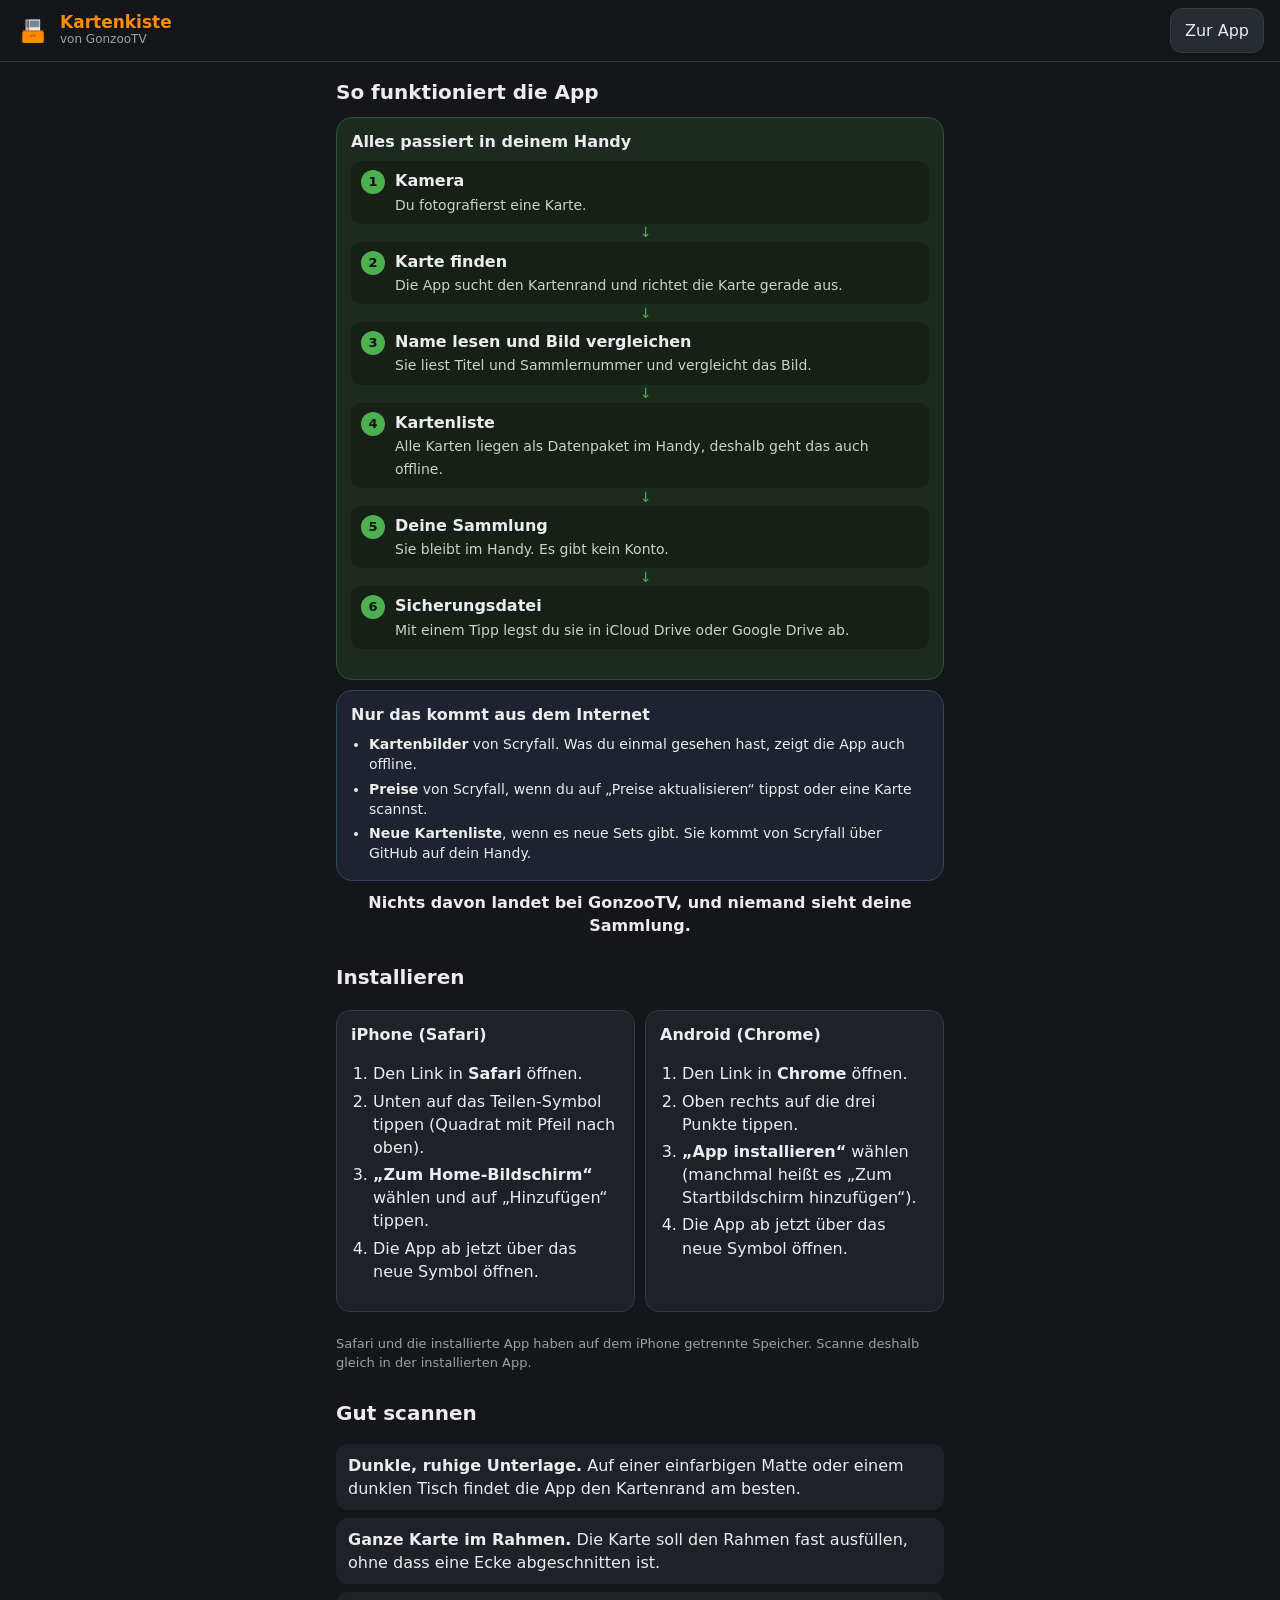
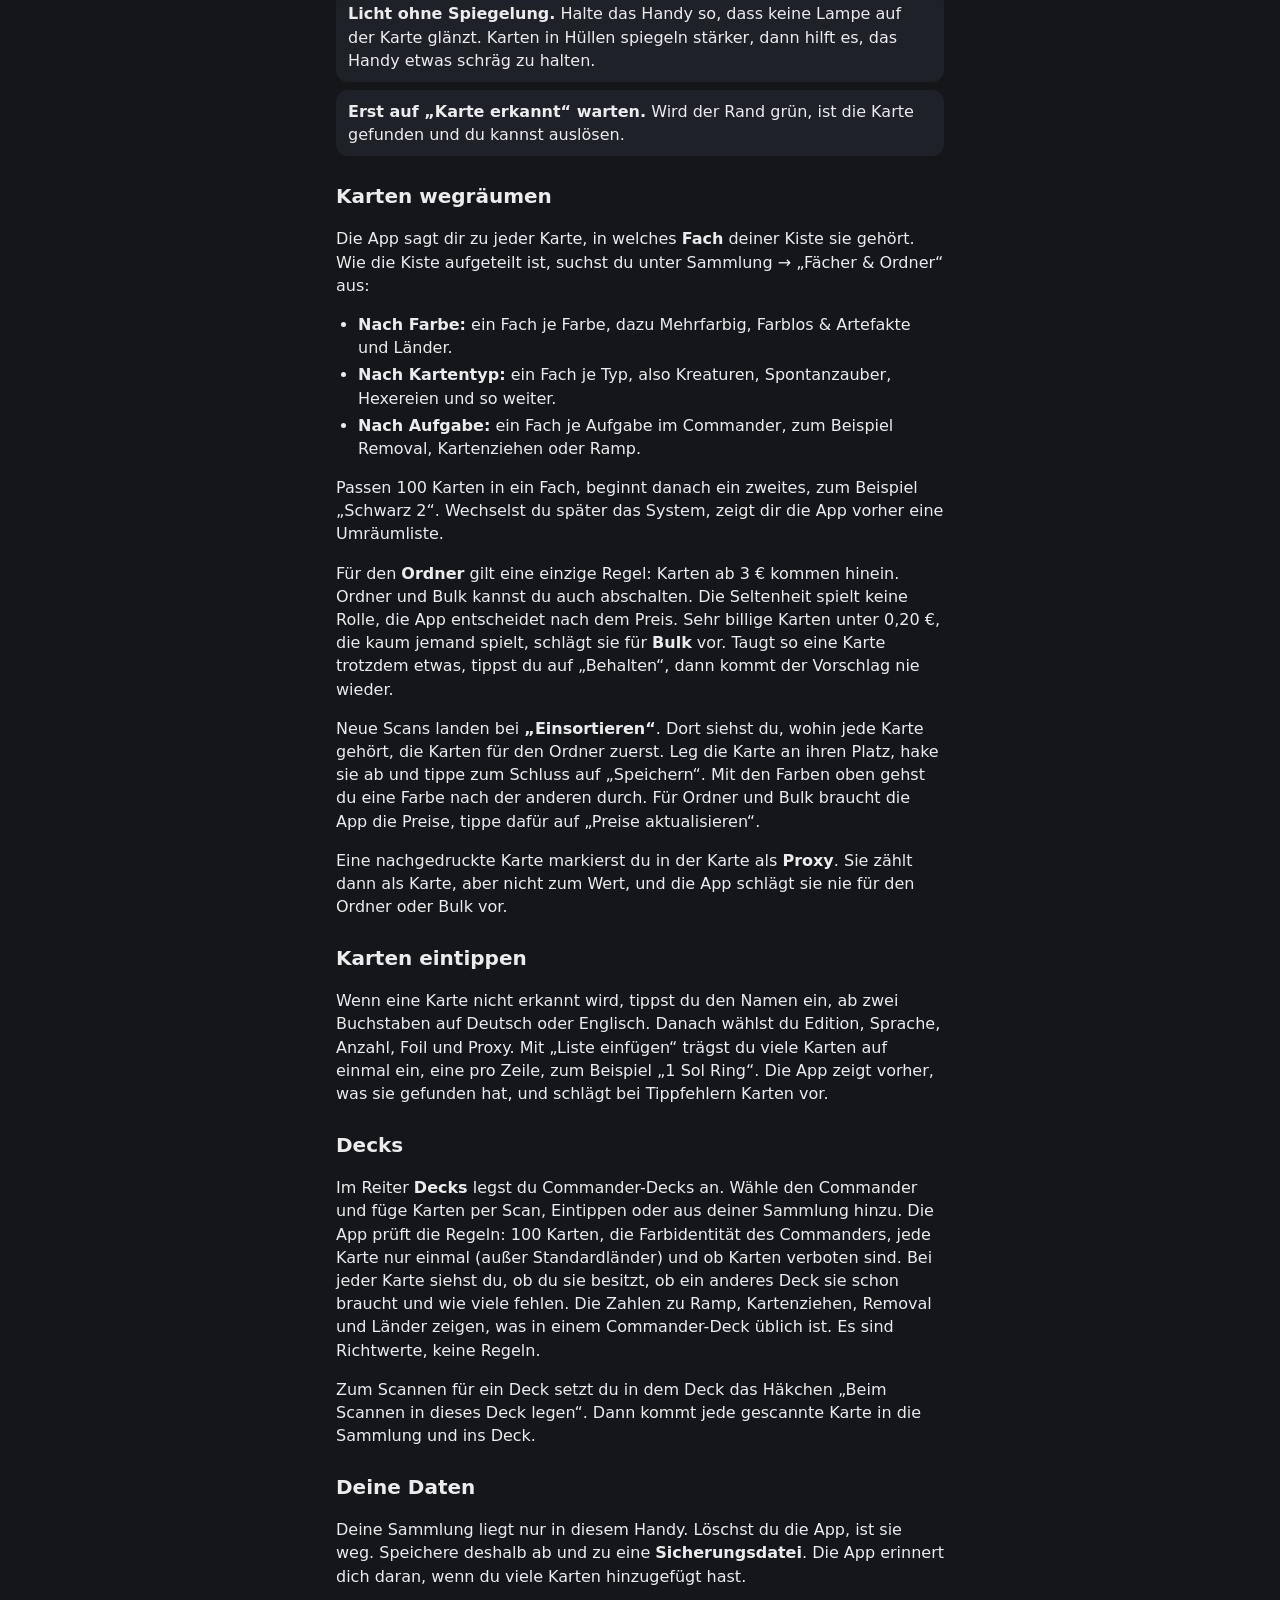
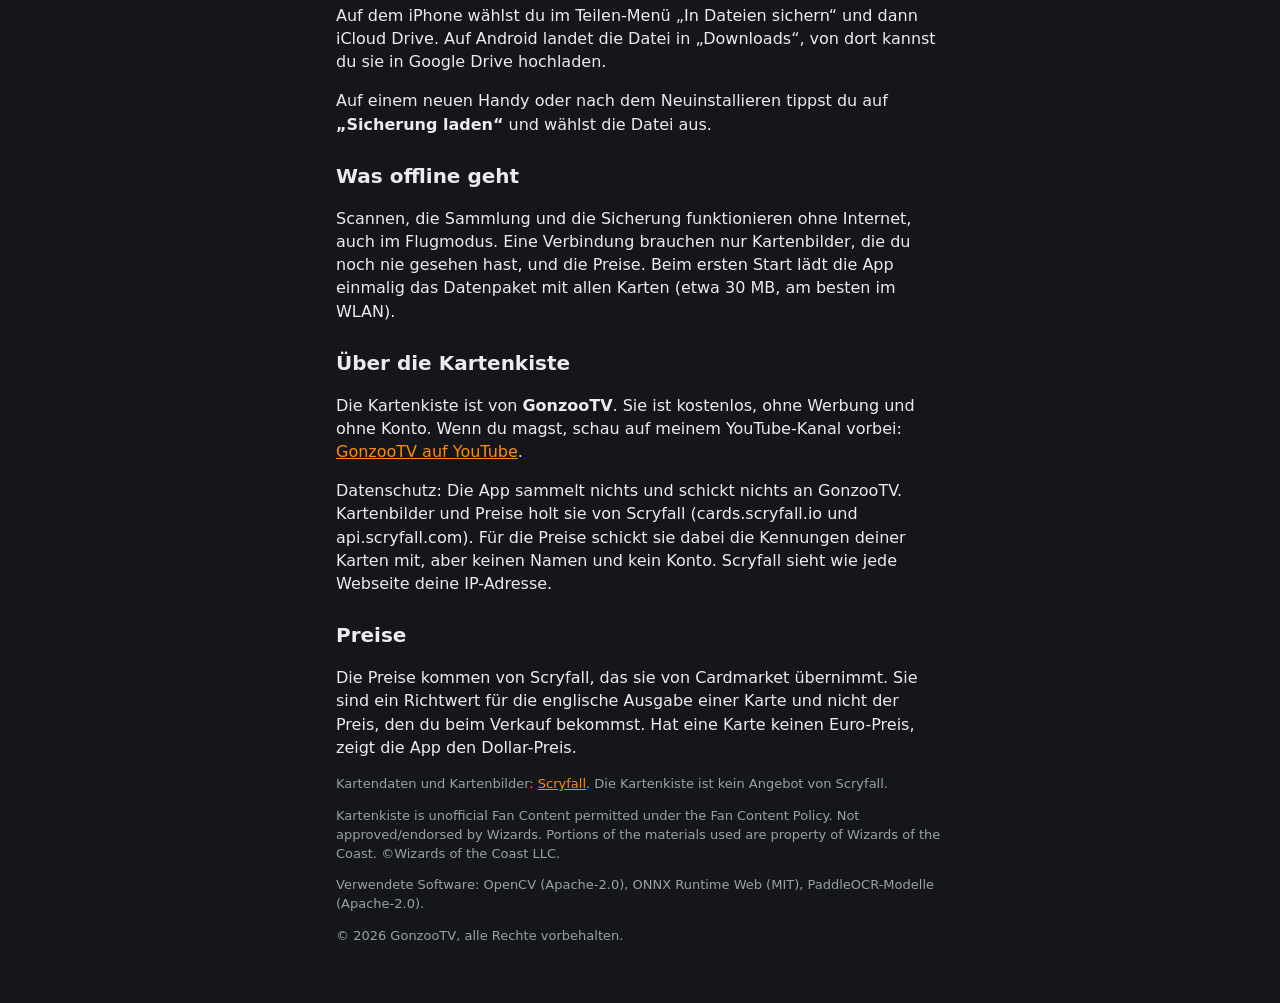
<file: hilfe.html>
<!doctype html>
<html lang="de">
<head>
<meta charset="utf-8">
<meta name="robots" content="noindex, nofollow">
<meta name="viewport" content="width=device-width, initial-scale=1, viewport-fit=cover">
<meta name="theme-color" content="#14161a">
<title>Kartenkiste · So funktioniert die App</title>
<link rel="icon" href="icons/icon-192.png">
<link rel="stylesheet" href="style.css">
</head>
<body class="page">
<header class="top"><div class="brand"><img src="icons/icon-192.png" alt=""><div><b>Kartenkiste</b><span>von GonzooTV</span></div></div>
  <a class="btn" href="./">Zur App</a></header>
<main id="help"></main>
<script type="module">
  import { helpHtml } from './js/help.js';
  document.getElementById('help').innerHTML = helpHtml({ inApp: false });
</script>
</body>
</html>
</file>
<file: style.css>
:root {
  --bg: #14161a; --panel: #1e2127; --panel2: #262a31; --line: #343943; --text: #ececee; --muted: #9aa0a8;
  --accent: #ff8c00; --accent2: #d4690a; --ok: #4caf50; --mid: #e0b040; --bad: #e05050;
  --tabs: 62px; --safe-b: env(safe-area-inset-bottom, 0px); --safe-t: env(safe-area-inset-top, 0px);
  color-scheme: dark;
}
* { box-sizing: border-box; -webkit-tap-highlight-color: transparent; }
html, body { margin: 0; background: var(--bg); color: var(--text); font: 16px/1.45 system-ui, -apple-system, "Segoe UI", sans-serif; }
body { padding: calc(var(--safe-t) + 0px) 0 calc(var(--tabs) + var(--safe-b) + 8px); min-height: 100vh; }
body.page { padding-bottom: 32px; }
a { color: var(--accent); }
h2 { font-size: 20px; margin: 0 0 8px; }
h3 { font-size: 15px; margin: 16px 0 6px; color: var(--muted); font-weight: 600; }
.small { font-size: 13px; color: var(--muted); }
.center { text-align: center; }
.ok { color: var(--ok); } .mid { color: var(--mid); } .bad { color: var(--bad); }
[hidden] { display: none !important; }

button, .btn { font: inherit; color: var(--text); background: var(--panel2); border: 1px solid var(--line); border-radius: 12px; padding: 10px 14px; min-height: 44px; cursor: pointer; text-decoration: none; display: inline-flex; align-items: center; justify-content: center; }
button:disabled { opacity: .4; }
button.primary { background: var(--accent); border-color: var(--accent); color: #111; font-weight: 700; }
button.ghost { background: transparent; border-color: transparent; color: var(--muted); }
button.danger { color: var(--bad); }
input[type=search], input[type=text] { font: inherit; width: 100%; color: var(--text); background: var(--panel); border: 1px solid var(--line); border-radius: 12px; padding: 10px 12px; min-height: 44px; }
.buttons { display: flex; gap: 8px; flex-wrap: wrap; margin: 12px 0; }
.buttons > button { flex: 1 1 auto; }
.buttons.stack { flex-direction: column; }
.box { background: var(--panel); border: 1px solid var(--line); border-radius: 14px; padding: 12px 14px; margin: 10px 0; }

/* header */
.top { position: sticky; top: 0; z-index: 5; display: flex; align-items: center; justify-content: space-between; gap: 10px; padding: calc(8px + var(--safe-t)) 16px 8px; margin-top: calc(-1 * var(--safe-t)); background: rgba(20, 22, 26, .94); backdrop-filter: blur(8px); border-bottom: 1px solid var(--line); }
.brand { display: flex; align-items: center; gap: 10px; }
.brand img { width: 34px; height: 34px; border-radius: 8px; }
.brand b { display: block; font-size: 17px; line-height: 1.1; color: var(--accent); }
.brand span { display: block; font-size: 12px; color: var(--muted); }
.chip { font-size: 12px; padding: 4px 10px; border-radius: 99px; background: var(--panel2); color: var(--muted); white-space: nowrap; max-width: 52vw; overflow: hidden; text-overflow: ellipsis; }
.chip.ok { color: var(--ok); } .chip.bad { color: var(--bad); } .chip.busy { color: var(--accent); }

main { max-width: 640px; margin: 0 auto; padding: 12px 16px; }

/* scan screen */
.cam { position: relative; width: 100%; aspect-ratio: 3 / 4; max-height: calc(100vh - 250px - var(--safe-b) - var(--safe-t)); background: #000; border-radius: 16px; overflow: hidden; margin: 0 auto; }
.cam video, .cam canvas { position: absolute; inset: 0; width: 100%; height: 100%; }
.cam video { object-fit: cover; }
.cam canvas { pointer-events: none; }
.cam.busy::after { content: 'Erkenne …'; position: absolute; inset: 0; display: flex; align-items: center; justify-content: center; background: rgba(0, 0, 0, .45); font-weight: 700; font-size: 18px; }
#guide { position: absolute; border: 2px dashed rgba(255, 140, 0, .8); border-radius: 14px; pointer-events: none; display: none; transition: border-color .2s; }
#guide.found { border-color: var(--ok); border-style: solid; }
.hint { position: absolute; left: 50%; bottom: 12px; transform: translateX(-50%); background: rgba(0, 0, 0, .65); padding: 6px 14px; border-radius: 99px; font-size: 14px; white-space: nowrap; }
.hint.found { background: var(--ok); color: #071; color: #fff; font-weight: 700; }
.cam-start { position: absolute; left: 50%; top: 50%; transform: translate(-50%, -50%); background: var(--accent); color: #111; font-weight: 700; border: 0; padding: 14px 22px; }
.shutter-row { display: grid; grid-template-columns: minmax(0, 1fr) auto minmax(0, 1fr); align-items: center; margin: 14px 0 4px; }
.shutter { width: 76px; height: 76px; border-radius: 50%; padding: 0; background: transparent; border: 4px solid var(--text); }
.shutter span { display: block; width: 58px; height: 58px; margin: auto; border-radius: 50%; background: var(--accent); }
.shutter:disabled span { background: #555; }
.shutter-row .ghost { font-size: 15px; }
#scan-note { min-height: 1em; }

/* banners, toast */
.banner { display: flex; align-items: center; gap: 8px; flex-wrap: wrap; background: var(--panel); border: 1px solid var(--line); border-left: 4px solid var(--accent); border-radius: 12px; padding: 8px 10px; margin: 0 0 10px; font-size: 14px; }
.banner span { flex: 1 1 180px; }
.banner.warn { border-left-color: var(--mid); }
.banner button { min-height: 38px; padding: 6px 12px; }
.banner { position: relative; padding-right: 40px; }
.banner button[aria-label=Ausblenden] { position: absolute; top: 2px; right: 2px; width: 36px; padding: 0; font-size: 20px; }
.toast { position: fixed; left: 12px; right: 12px; bottom: calc(var(--tabs) + var(--safe-b) + 12px); z-index: 30; max-width: 600px; margin: 0 auto; display: flex; align-items: center; gap: 10px; background: #2c313a; border: 1px solid var(--line); border-radius: 14px; padding: 10px 12px; box-shadow: 0 6px 24px rgba(0, 0, 0, .5); font-size: 14px; }
.toast span { flex: 1; }
.toast button { min-height: 36px; padding: 4px 12px; color: var(--accent); background: transparent; border-color: var(--accent2); }

/* tabs */
.tabs { position: fixed; left: 0; right: 0; bottom: 0; z-index: 10; display: flex; height: calc(var(--tabs) + var(--safe-b)); padding-bottom: var(--safe-b); background: rgba(20, 22, 26, .97); border-top: 1px solid var(--line); }
.tabs button { flex: 1; border: 0; border-radius: 0; background: transparent; color: var(--muted); font-size: 14px; position: relative; }
.tabs button.on { color: var(--accent); font-weight: 700; }
.tabs .dot { position: absolute; top: 12px; right: calc(50% - 46px); width: 8px; height: 8px; border-radius: 50%; background: var(--mid); }

/* sheet */
.sheet { position: fixed; inset: 0; z-index: 20; background: rgba(0, 0, 0, .55); display: flex; align-items: flex-end; justify-content: center; }
.sheet-body { position: relative; width: 100%; max-width: 640px; max-height: 88vh; overflow-y: auto; background: var(--panel); border-radius: 18px 18px 0 0; padding: 18px 16px calc(18px + var(--safe-b)); }
.sheet-close { position: absolute; top: 8px; right: 8px; width: 40px; min-height: 40px; padding: 0; border: 0; background: transparent; color: var(--muted); font-size: 26px; }
.result { display: flex; gap: 14px; align-items: flex-start; }
/* Scryfall forbids distorted card images: fixed card ratio, contain */
.cardimg { width: 42%; max-width: 220px; height: auto; aspect-ratio: 488 / 680; object-fit: contain; border-radius: 10px; flex: none; background: #000; }
.result-info { flex: 1; min-width: 0; }
.result-info h2 { margin-right: 28px; word-break: break-word; }
.conf { margin: 6px 0; font-weight: 700; }
.row { display: flex; align-items: center; gap: 14px; flex-wrap: wrap; margin-top: 10px; }
.stepper { display: inline-flex; align-items: center; gap: 4px; background: var(--panel2); border-radius: 12px; }
.stepper button { width: 44px; padding: 0; border: 0; background: transparent; font-size: 22px; }
.stepper b { min-width: 24px; text-align: center; }
.check { display: inline-flex; align-items: center; gap: 6px; }
.check input { width: 22px; height: 22px; accent-color: var(--accent); }

/* lists */
.coll-head { display: flex; flex-direction: column; gap: 8px; }
.coll-head h2 { margin: 0; }
.clist, .plist { list-style: none; margin: 8px 0; padding: 0; }
.clist li, .plist li { display: flex; align-items: center; gap: 12px; padding: 8px 4px; border-bottom: 1px solid var(--line); cursor: pointer; }
.clist img, .plist img { width: 48px; height: auto; aspect-ratio: 488 / 680; object-fit: contain; border-radius: 4px; flex: none; background: #000; }
.clist .ci, .plist li > div { flex: 1; min-width: 0; }
.clist b, .plist b { display: block; overflow-wrap: anywhere; }
.clist .qty { font-weight: 700; color: var(--accent); }
.foil { color: var(--mid); }

/* intro */
.intro { position: fixed; inset: 0; z-index: 40; background: var(--bg); display: flex; flex-direction: column; padding: calc(16px + var(--safe-t)) 20px calc(12px + var(--safe-b)); overflow-y: auto; }
.intro-body { flex: 1; max-width: 560px; width: 100%; margin: 0 auto; }
.intro-body h2 { font-size: 24px; margin-top: 8px; }
.intro-logo img { width: 96px; height: 96px; border-radius: 22px; display: block; margin: 12px 0; }
.intro-nav { display: flex; align-items: center; justify-content: space-between; max-width: 560px; width: 100%; margin: 12px auto 0; }
.dots { display: flex; gap: 8px; }
.dots i { width: 8px; height: 8px; border-radius: 50%; background: var(--line); }
.dots i.on { background: var(--accent); }
.progress-box { margin: 18px 0; }
.bar { height: 8px; background: var(--panel2); border-radius: 99px; overflow: hidden; margin-top: 6px; }
.bar i { display: block; height: 100%; background: var(--accent); transition: width .3s; }
ol, ul { padding-left: 22px; }
ol li, ul li { margin: 4px 0; }
.tips { list-style: none; padding: 0; }
.tips li { background: var(--panel); border-radius: 12px; padding: 10px 12px; margin: 8px 0; }

/* help */
.help h2 { margin-top: 26px; }
.help h2:first-child { margin-top: 4px; }
.two { display: grid; gap: 10px; grid-template-columns: minmax(0, 1fr); }
@media (min-width: 560px) { .two { grid-template-columns: minmax(0, 1fr) minmax(0, 1fr); } }
.two h4 { margin: 0 0 4px; }
.flow { margin: 10px 0; }
.zone { border-radius: 16px; padding: 12px 14px; margin: 0 0 10px; }
.zone.phone { background: #1d2a1f; border: 1px solid #2f5434; }
.zone.net { background: #1d2430; border: 1px solid #2f4466; }
.zone-title { font-weight: 700; margin-bottom: 8px; }
.steps { list-style: none; padding: 0; margin: 0; counter-reset: s; }
.steps li { position: relative; background: rgba(0, 0, 0, .25); border-radius: 10px; padding: 8px 10px 8px 44px; margin: 0 0 18px; counter-increment: s; }
.steps li::before { content: counter(s); position: absolute; left: 10px; top: 9px; width: 24px; height: 24px; border-radius: 50%; background: var(--ok); color: #111; font-weight: 700; font-size: 13px; text-align: center; line-height: 24px; }
.steps li:not(:last-child)::after { content: '↓'; position: absolute; left: 50%; bottom: -19px; color: var(--ok); font-size: 14px; }
.steps b { display: block; }
.steps span { font-size: 14px; color: #c9d3ca; }
.plain { margin: 0; padding-left: 18px; font-size: 14px; }
.flow-note { font-weight: 700; text-align: center; margin: 6px 0 0; }

/* collection value */
.value { display: flex; align-items: center; justify-content: space-between; gap: 10px; background: var(--panel); border: 1px solid var(--line); border-radius: 12px; padding: 8px 10px; margin: 0 0 6px; }
.value button { min-height: 38px; padding: 6px 12px; flex: none; }
.clist .qty { text-align: right; }
.clist .qty .small { font-weight: 400; }

/* phone layout rules (learned in mtg-bibliothek v1.10): grid columns minmax(0, 1fr), sheets full width under 600 px,
   wide content scrolls inside itself, names wrap, a tap on a thumbnail shows the big card (touch has no hover) */
select { font: inherit; color: var(--text); background: var(--panel); border: 1px solid var(--line); border-radius: 12px; padding: 8px 10px; min-height: 44px; max-width: 100%; }
input[type=number], .settings input[type=text] { font: inherit; color: var(--text); background: var(--panel); border: 1px solid var(--line); border-radius: 10px; padding: 6px 8px; min-height: 40px; width: 90px; }
.tbl-wrap { overflow-x: auto; max-width: 100%; }
@media (max-width: 600px) { .sheet-body { max-width: none; padding: 16px 12px calc(16px + var(--safe-b)); max-height: 92vh; } }
button.xs { min-height: 36px; padding: 4px 10px; font-size: 14px; border-radius: 10px; }
.clist .place { color: #b9a37f; }

/* storage */
.storebar { display: grid; grid-template-columns: minmax(0, 1fr) minmax(0, 1fr); gap: 8px; margin: 0 0 8px; }
.storebar button { min-width: 0; }
.badge { display: inline-block; min-width: 22px; margin-left: 6px; padding: 0 6px; border-radius: 99px; background: #111; color: var(--accent); font-size: 13px; line-height: 22px; }
.srow { display: grid; grid-template-columns: auto auto minmax(0, 1fr) auto; align-items: start; gap: 10px; padding: 8px 2px; border-bottom: 1px solid var(--line); }
.srow:not(:has(.mark)) { grid-template-columns: auto minmax(0, 1fr) auto; }
.srow.done { opacity: .5; }
.srow .mark { width: 26px; height: 26px; margin: 10px 0 0; accent-color: var(--ok); }
.thumb { width: 48px; height: auto; aspect-ratio: 488 / 680; object-fit: contain; border-radius: 4px; background: #000; cursor: zoom-in; }
.sinfo { min-width: 0; }
.sname { display: block; overflow-wrap: anywhere; cursor: pointer; }
.reasons { overflow-wrap: anywhere; }
.acts { display: flex; flex-wrap: wrap; gap: 6px; margin-top: 6px; align-items: center; }
.sprice { font-weight: 700; color: var(--accent); white-space: nowrap; font-size: 14px; padding-top: 2px; }
.tag { font-size: 12px; color: var(--mid); border: 1px solid var(--mid); border-radius: 99px; padding: 1px 8px; }
.sgroup { margin: 14px 0 6px; }
.sgroup.binder { background: rgba(255, 140, 0, .07); border: 1px solid var(--accent2); border-radius: 14px; padding: 4px 10px 8px; }
.sgroup-head { display: flex; align-items: center; justify-content: space-between; gap: 8px; flex-wrap: wrap; }
.sgroup-head h3 { margin: 8px 0 4px; color: var(--text); overflow-wrap: anywhere; }
.filters { margin: 8px 0; }
.summary { margin: 6px 0 8px; display: flex; gap: 10px; align-items: center; flex-wrap: wrap; }
.empty { color: var(--muted); text-align: center; padding: 16px 0; }
.menu { list-style: none; padding: 0; margin: 4px 0; }
.menu li { display: flex; justify-content: space-between; align-items: center; gap: 10px; padding: 11px 6px; border-bottom: 1px solid var(--line); cursor: pointer; }
.menu li b { overflow-wrap: anywhere; min-width: 0; }
.menu li span { color: var(--muted); font-size: 14px; white-space: nowrap; margin-left: auto; }
.menu li::after { content: '›'; color: var(--muted); font-size: 20px; }
.back { margin-bottom: 8px; }
.settings { display: flex; flex-wrap: wrap; gap: 10px 14px; align-items: center; }
.settings label { display: inline-flex; align-items: center; gap: 8px; font-size: 14px; }
.store-box { font-size: 14px; display: grid; gap: 8px; }
.store-box .line { display: flex; flex-wrap: wrap; align-items: center; gap: 8px; }
.store-box .line > b { min-width: 64px; }
.store-box select { min-height: 38px; padding: 4px 8px; }
.big { position: fixed; inset: 0; z-index: 35; background: rgba(0, 0, 0, .88); display: flex; flex-direction: column; align-items: center; justify-content: center; gap: 10px; padding: 16px; }
.big img { width: min(92vw, 488px); max-height: 82vh; height: auto; aspect-ratio: 488 / 680; object-fit: contain; border-radius: 16px; }
.cchips { display: flex; flex-wrap: wrap; gap: 6px; margin: 4px 0 8px; }
.cchip { min-height: 34px; padding: 2px 12px; border-radius: 99px; font-size: 14px; }
.cchip.on { background: var(--accent); border-color: var(--accent); color: #111; font-weight: 700; }
.sheet-foot { position: sticky; bottom: calc(-18px - var(--safe-b)); margin: 10px -16px calc(-18px - var(--safe-b)); padding: 10px 16px calc(10px + var(--safe-b)); background: var(--panel); border-top: 1px solid var(--line); display: flex; }
.sheet-foot button { flex: 1; }
@media (max-width: 600px) { .sheet-foot { margin: 10px -12px calc(-16px - var(--safe-b)); padding: 10px 12px calc(10px + var(--safe-b)); bottom: calc(-16px - var(--safe-b)); } }
.srow.changed { box-shadow: inset 3px 0 0 var(--accent); }
.warn { color: var(--mid); }
.proxy { color: #8fb8ff; font-size: 12px; border: 1px solid #8fb8ff; border-radius: 99px; padding: 0 6px; }

.systems { display: grid; gap: 8px; margin: 6px 0; }
.system { display: flex; gap: 10px; align-items: flex-start; background: var(--panel2); border: 1px solid var(--line); border-radius: 12px; padding: 10px 12px; cursor: pointer; }
.system.on { border-color: var(--accent); }
.system input { width: 22px; height: 22px; margin: 2px 0 0; accent-color: var(--accent); flex: none; }
.system > span { display: grid; gap: 2px; min-width: 0; }
.intro .system { background: var(--panel); }

/* typing + decks */
textarea { font: inherit; width: 100%; color: var(--text); background: var(--panel); border: 1px solid var(--line); border-radius: 12px; padding: 10px 12px; }
.fields { display: grid; grid-template-columns: minmax(0, 1fr) minmax(0, 1fr); gap: 8px; margin: 10px 0 0; }
.fields label { display: grid; gap: 4px; font-size: 14px; color: var(--muted); min-width: 0; }
.fields select { width: 100%; }
.plist.lines li.fuzzy { background: rgba(224, 176, 64, .08); }
.plist.lines li.bad { opacity: .75; }
.noimg { width: 48px; height: 67px; flex: none; border: 1px dashed var(--line); border-radius: 4px; }
.plist select { max-width: 100%; margin-top: 4px; }
.scan-deck { display: flex; align-items: center; justify-content: center; gap: 10px; margin: 4px 0; font-size: 14px; }
.deckhead { display: grid; gap: 4px; }
.deckhead h2 { overflow-wrap: anywhere; cursor: pointer; margin: 4px 0; }
.cmdrs { display: grid; gap: 8px; margin: 6px 0; }
.cmdr { display: flex; gap: 12px; align-items: center; }
.cmdr img { width: 64px; aspect-ratio: 488 / 680; object-fit: contain; border-radius: 6px; background: #000; cursor: zoom-in; }
.deckstate { background: var(--panel); border: 1px solid var(--line); border-radius: 12px; padding: 10px 12px; margin: 8px 0; overflow-wrap: anywhere; }
.deckstate.okbox { border-color: var(--ok); }
.errs { margin: 6px 0 0; padding-left: 18px; font-size: 14px; }
.scanline { margin: 4px 0 8px; font-size: 14px; }
.deckrow.problem { box-shadow: inset 3px 0 0 var(--bad); }
.deckrow { grid-template-columns: auto minmax(0, 1fr) auto; }
.decks li b { display: grid; gap: 2px; min-width: 0; }
.stats { display: grid; gap: 6px; }
.stat { display: grid; grid-template-columns: minmax(80px, 1.2fr) minmax(0, 1.4fr) 28px minmax(0, 1fr); gap: 8px; align-items: center; font-size: 14px; }
.stat .small { font-size: 12px; }
.meter { display: block; height: 8px; background: var(--panel2); border-radius: 99px; overflow: hidden; }
.meter i { display: block; height: 100%; background: var(--muted); }
.meter i.good { background: var(--ok); } .meter i.low { background: var(--mid); } .meter i.high { background: var(--bad); }
.curve { display: grid; grid-template-columns: repeat(8, minmax(0, 1fr)); gap: 4px; text-align: center; align-items: end; }
.curve > div { display: grid; gap: 2px; }
.cb { display: flex; align-items: flex-end; height: 56px; background: var(--panel2); border-radius: 6px; overflow: hidden; }
.cb i { display: block; width: 100%; background: var(--accent2); }
.pip { display: inline-block; padding: 1px 8px; border-radius: 99px; background: var(--panel2); font-size: 13px; margin: 0 2px 2px 0; }
@media (max-width: 380px) { .tabs button { font-size: 13px; } }

/* ---- iPhone fit (Gonzo 2026-11-07, from the home app: "Fenster sind immer einen Tick zu lang, ich muss erst rauszoomen") ----
   Safari zooms into any input below 16 px when it gets focus and then stays zoomed; one child a few pixels too wide makes
   the whole page pannable. So: inputs are 16 px on touch screens, the page never scrolls sideways, and a sheet is never taller
   than the visible screen (it scrolls inside; the close button and the save bar stay in view). */
html { -webkit-text-size-adjust: 100%; text-size-adjust: 100%; overflow-x: hidden; }
body { overflow-x: hidden; max-width: 100vw; }
img, video, canvas, svg, table { max-width: 100%; }
@media (pointer: coarse), (max-width: 600px) {
  input, select, textarea { font-size: 16px !important; }
  .sheet { padding-top: calc(6px + var(--safe-t)); }
  .sheet-body { max-height: calc(100vh - 12px - var(--safe-t)); max-height: calc(100dvh - 12px - var(--safe-t)); overflow-x: hidden; -webkit-overflow-scrolling: touch;
    padding-left: max(12px, env(safe-area-inset-left)); padding-right: max(12px, env(safe-area-inset-right)); }
  .sheet-close { position: sticky; top: -16px; float: right; margin: -8px -4px 0 0; z-index: 2; background: var(--panel); border-radius: 50%; }
  .intro { height: 100dvh; }
  main { padding-left: max(12px, env(safe-area-inset-left)); padding-right: max(12px, env(safe-area-inset-right)); }
  .top { padding-left: max(12px, env(safe-area-inset-left)); padding-right: max(12px, env(safe-area-inset-right)); }
}

.news h3 { color: var(--text); margin-top: 10px; }
.news ul { padding-left: 20px; margin: 4px 0 10px; }
.news li { margin: 6px 0; }
</file>
